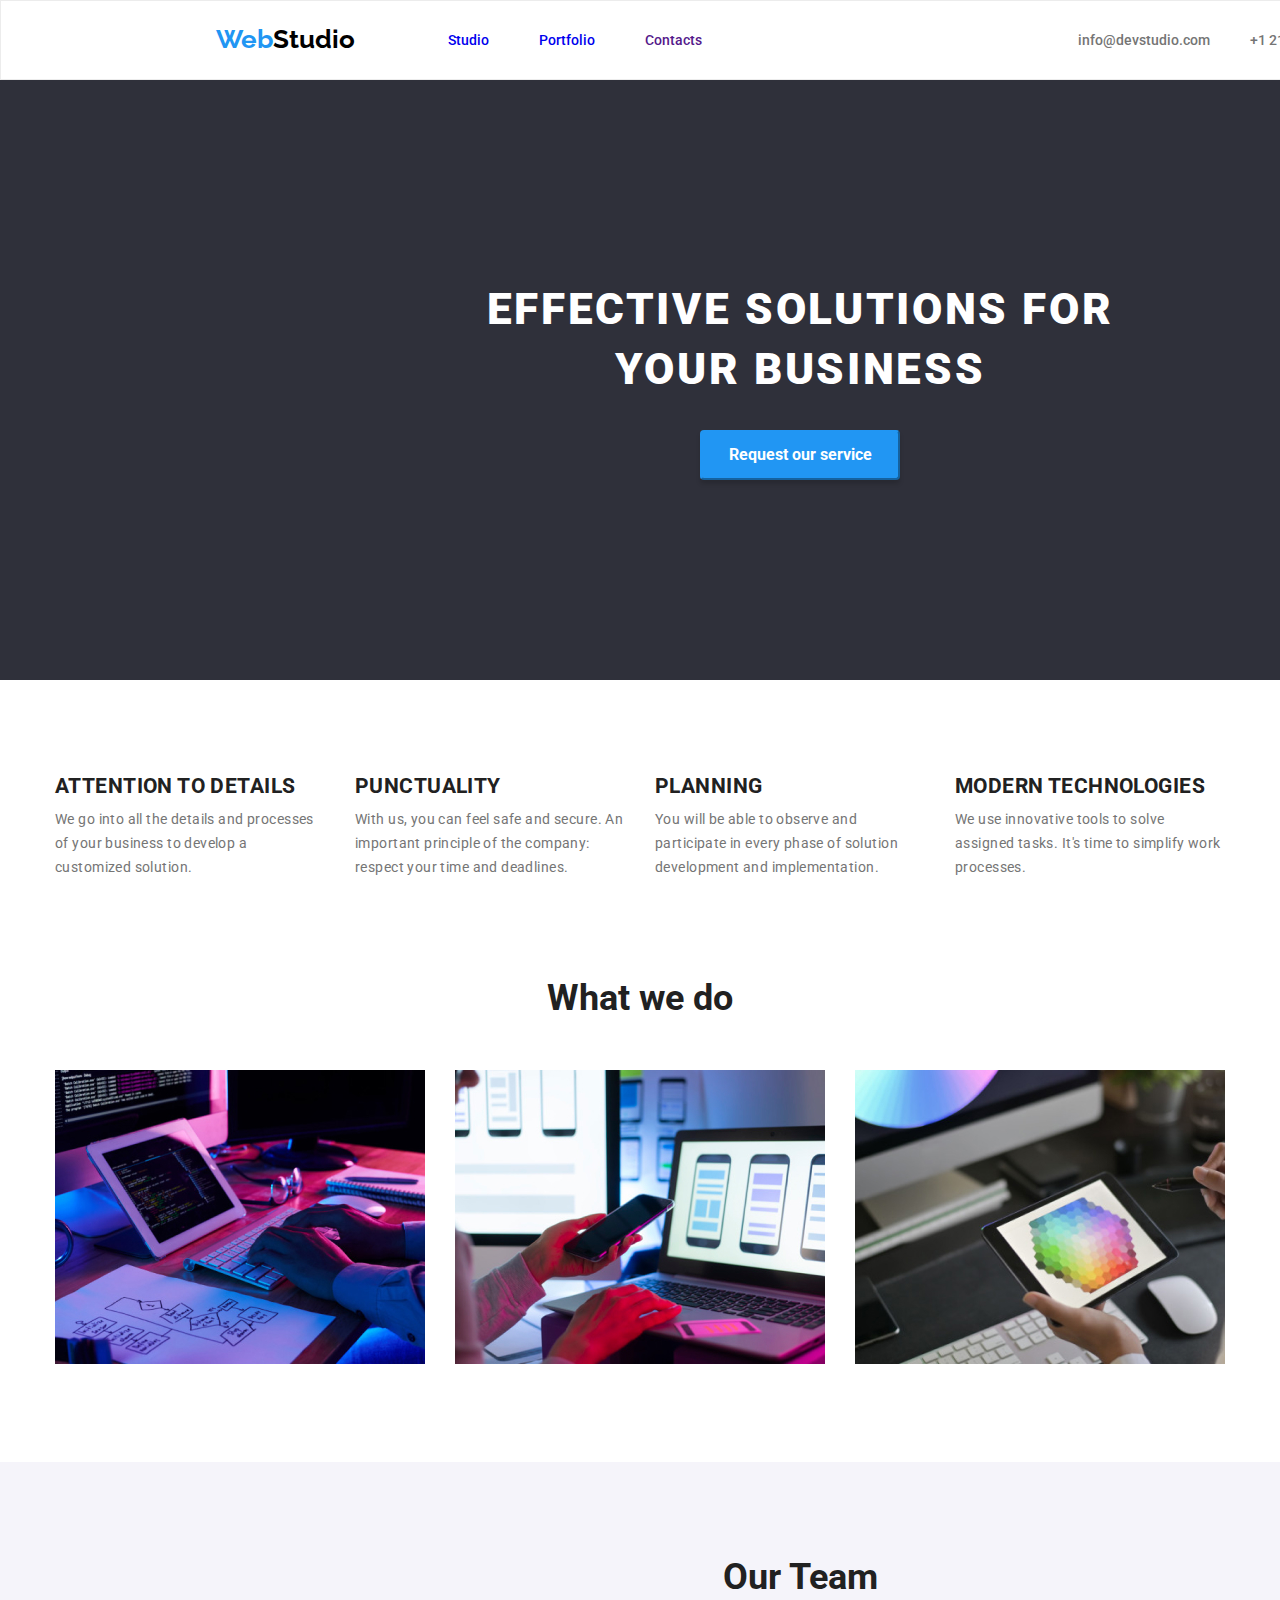
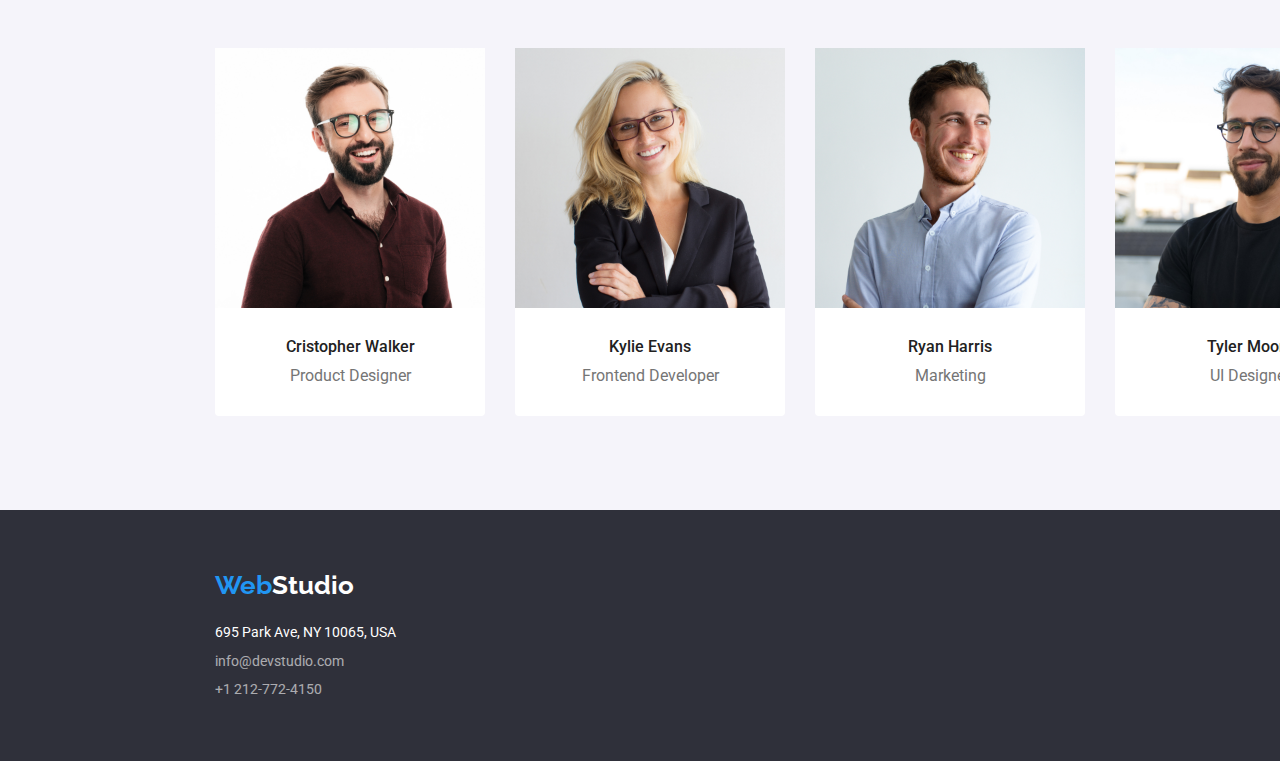
<file: index.html>
<!DOCTYPE html>
<html lang="en">
  <head>
    <meta charset="UTF-8" />
    <meta name="viewport" content="width=device-width, initial-scale=1.0" />
    <title>Homework</title>
    <!--Google fonts-->
    <link rel="preconnect" href="https://fonts.googleapis.com" />
    <link rel="preconnect" href="https://fonts.gstatic.com" crossorigin />
    <link
      href="https://fonts.googleapis.com/css2?family=Raleway:wght@700&family=Roboto:wght@400;500;700;900&display=swap"
      rel="stylesheet"
    />
    <!--Styles-->
    <link
      rel="stylesheet"
      href="https://cdn.jsdelivr.net/npm/modern-normalize@2.0.0/modern-normalize.min.css"
    />
    <link rel="stylesheet" href="./css/styles.css" />
  </head>
  <body>
    <header>
      <div class="header-container">
        <div class="logo-container">
          <a href=""
            ><span class="web-letters">Web</span
            ><span class="studio-letters-header">Studio</span></a
          >
        </div>
        <nav class="main-navigation-container">
          <ul class="main-navigation">
            <li><a href="./index.html">Studio</a></li>
            <li>
              <a href="./portfolio.html">Portfolio</a>
            </li>
            <li><a href="">Contacts</a></li>
          </ul>
        </nav>

        <div class="header-contacts-container">
          <a class="header-contact-list" href="mailto:info@devstudio.com"
            >info@devstudio.com</a
          >
          <a class="header-contact-list" href="tel:+12127724150"
            >+1 212-772-4150</a
          >
        </div>
      </div>
    </header>
    <main>
      <section class="main-page-container">
        <h1 class="main-page-title">EFFECTIVE SOLUTIONS FOR YOUR BUSINESS</h1>
        <button class="main-page-button" type="button">
          Request our service
        </button>
      </section>
      <section>
        <div class="values-name-container">
          <div class="values-name">
            <h2>ATTENTION TO DETAILS</h2>
          </div>
          <div class="values-name">
            <h2>PUNCTUALITY</h2>
          </div>
          <div class="values-name">
            <h2>PLANNING</h2>
          </div>
          <div class="values-name">
            <h2>MODERN TECHNOLOGIES</h2>
          </div>
        </div>

        <div class="values-description-container">
          <div class="values-description">
            <p>
              We go into all the details and processes of your business to
              develop a customized solution.
            </p>
          </div>
          <div class="values-description">
            <p>
              With us, you can feel safe and secure. An important principle of
              the company: respect your time and deadlines.
            </p>
          </div>
          <div class="values-description">
            <p>
              You will be able to observe and participate in every phase of
              solution development and implementation.
            </p>
          </div>
          <div class="values-description">
            <p>
              We use innovative tools to solve assigned tasks. It's time to
              simplify work processes.
            </p>
          </div>
        </div>
      </section>
      <h2 class="section-title">What we do</h2>
      <section class="what-we-do-container">
        <div class="image-what-we-do">
          <img
            src="./images/hands-typing-on-keyboard.jpg"
            alt="Hands typing on a keyboard"
            height="294"
            width="370"
          />
        </div>
        <div class="image-what-we-do">
          <img
            src="./images/hands-holding-a-phone.jpg"
            alt="Hands holding a phone"
            height="294"
            width="370"
          />
        </div>
        <div class="image-what-we-do">
          <img
            src="./images/hexagonal-color-picker.jpg"
            alt="Hexagonal color picker"
            height="294"
            width="370"
          />
        </div>
      </section>
      <section class="our-team">
        <h2 class="section-title">Our Team</h2>
        <div class="team-container">
          <div class="team">
            <img
              src="./images/cristopher-walker.jpg"
              alt="Cristoper Walker Photo"
              height="260"
              width="270"
            />
            <p class="team-name">Cristopher Walker</p>
            <p class="team-function">Product Designer</p>
          </div>

          <div class="team">
            <img
              src="./images/kylie-evans.jpg"
              alt="Kylie Evans Photo"
              height="260"
              width="270"
            />
            <p class="team-name">Kylie Evans</p>
            <p class="team-function">Frontend Developer</p>
          </div>

          <div class="team">
            <img
              src="./images/ryan-harris.jpg"
              alt="Ryan Harris Photo"
              height="260"
              width="270"
            />
            <p class="team-name">Ryan Harris</p>
            <p class="team-function">Marketing</p>
          </div>

          <div class="team">
            <img
              src="./images/tyler-moore.jpg"
              alt="Tyler Moore Photo"
              height="260"
              width="270"
            />
            <p class="team-name">Tyler Moore</p>
            <p class="team-function">UI Designer</p>
          </div>
        </div>
      </section>
    </main>
    <footer>
      <div class="webstudio-container">
        <a href=""
          ><span class="web-letters">Web</span
          ><span class="studio-letters-footer">Studio</span></a
        >
      </div>
      <div class="footer-contacts-container">
        <address>
          <ul>
            <li class="address"><p>695 Park Ave, NY 10065, USA</p></li>
            <li class="footer-contact-list"><p>info@devstudio.com</p></li>
            <li class="footer-contact-list"><p>+1 212-772-4150</p></li>
          </ul>
        </address>
      </div>
    </footer>
  </body>
</html>
</file>
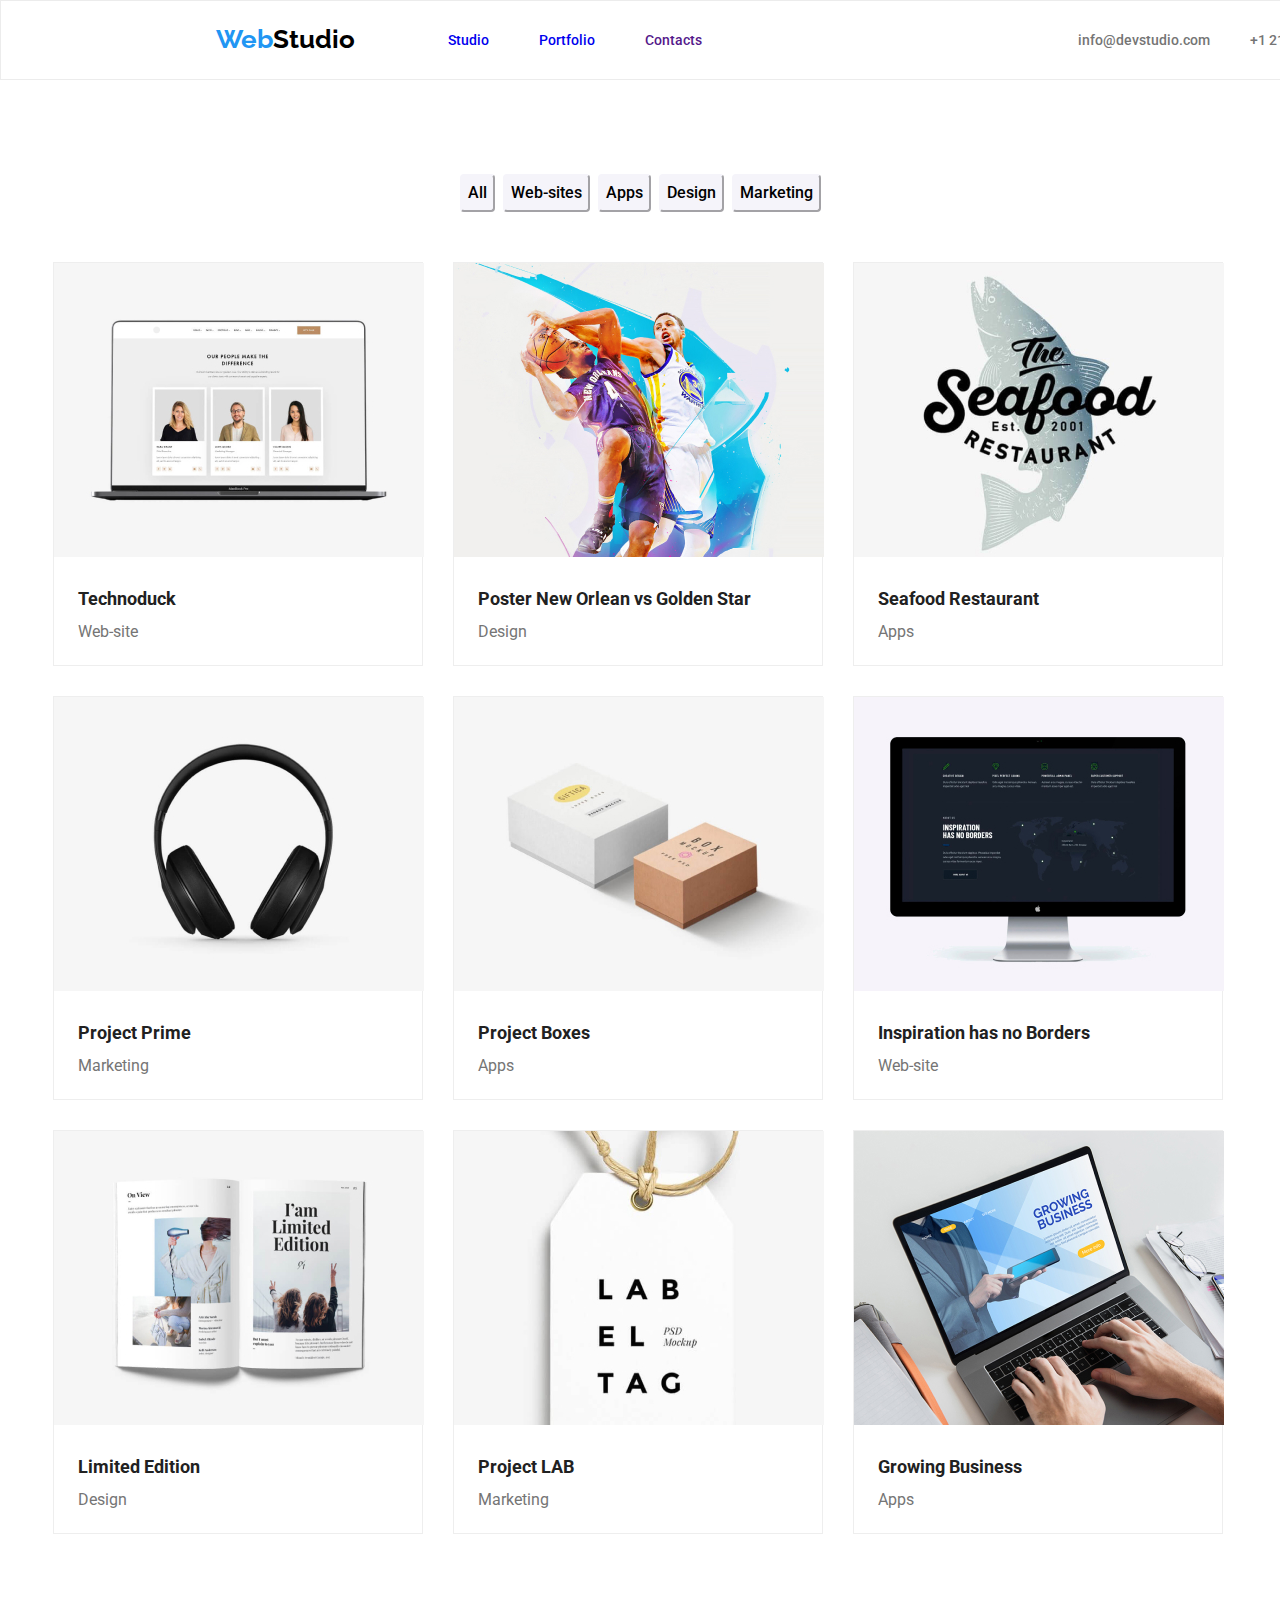
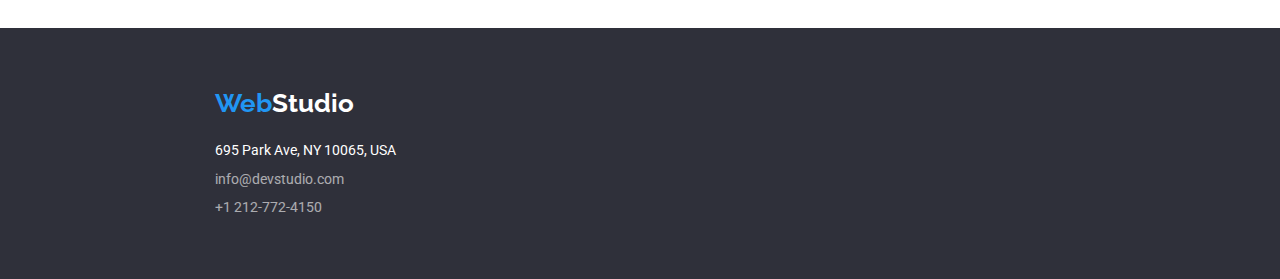
<file: portfolio.html>
<!DOCTYPE html>
<html lang="en">
  <head>
    <meta charset="UTF-8" />
    <meta name="viewport" content="width=device-width, initial-scale=1.0" />
    <title>Homework</title>
    <!--Google fonts-->
    <link rel="preconnect" href="https://fonts.googleapis.com" />
    <link rel="preconnect" href="https://fonts.gstatic.com" crossorigin />
    <link
      href="https://fonts.googleapis.com/css2?family=Raleway:wght@700&family=Roboto:wght@400;500;700;900&display=swap"
      rel="stylesheet"
    />
    <!--Styles-->
    <link
      rel="stylesheet"
      href="https://cdn.jsdelivr.net/npm/modern-normalize@2.0.0/modern-normalize.min.css"
    />
    <link rel="stylesheet" href="./css/styles.css" />
  </head>
  <body>
    <header>
      <div class="header-container">
        <div class="logo-container">
          <a href=""
            ><span class="web-letters">Web</span
            ><span class="studio-letters-header">Studio</span></a
          >
        </div>
        <nav class="main-navigation-container">
          <ul class="main-navigation">
            <li><a href="./index.html">Studio</a></li>
            <li>
              <a href="./portfolio.html">Portfolio</a>
            </li>
            <li><a href="">Contacts</a></li>
          </ul>
        </nav>

        <div class="header-contacts-container">
          <a class="header-contact-list" href="mailto:info@devstudio.com"
            >info@devstudio.com</a
          >
          <a class="header-contact-list" href="tel:+12127724150"
            >+1 212-772-4150</a
          >
        </div>
      </div>
    </header>
    <main>
      <section>
        <ul class="portfolio-buttons-container">
          <li>
            <button class="portfolio-button" type="button">All</button>
          </li>
          <li>
            <button class="portfolio-button" type="button">Web-sites</button>
          </li>
          <li>
            <button class="portfolio-button" type="button">Apps</button>
          </li>
          <li>
            <button class="portfolio-button" type="button">Design</button>
          </li>
          <li>
            <button class="portfolio-button" type="button">Marketing</button>
          </li>
        </ul>
      </section>
      <section class="project-container">
        <ul class="project-cards">
          <li>
            <div>
              <img
                src="./images/technoduck.jpg"
                alt="Opened laptop with 3 images on screen"
                height="294"
                width="370"
              />
              <h4 class="image-title">Technoduck</h4>
              <span class="image-description">Web-site</span>
            </div>
          </li>
          <li>
            <div>
              <img
                src="./images/poster-new-orlean-vs-golden-star.jpg"
                alt="Two men playing basketball"
                height="294"
                width="370"
              />
              <h4 class="image-title">Poster New Orlean vs Golden Star</h4>
              <span class="image-description">Design</span>
            </div>
          </li>
          <li>
            <div>
              <img
                src="./images/seafood-restaurant.jpg"
                alt="Seafood Restaurant Logo"
                height="294"
                width="370"
              />
              <h4 class="image-title">Seafood Restaurant</h4>
              <span class="image-description">Apps</span>
            </div>
          </li>
          <li>
            <div>
              <img
                src="./images/project-prime.jpg"
                alt="Black On-Ear Headphones"
                height="294"
                width="370"
              />
              <h4 class="image-title">Project Prime</h4>
              <span class="image-description">Marketing</span>
            </div>
          </li>
          <li>
            <div>
              <img
                src="./images/project-boxes.jpg"
                alt="Pair of boxes"
                height="294"
                width="370"
              />
              <h4 class="image-title">Project Boxes</h4>
              <span class="image-description">Apps</span>
            </div>
          </li>
          <li>
            <div>
              <img
                src="./images/inspiration-has-no-borders.jpg"
                alt="Computer Monitor"
                height="294"
                width="370"
              />
              <h4 class="image-title">Inspiration has no Borders</h4>
              <span class="image-description">Web-site</span>
            </div>
          </li>
          <li>
            <div>
              <img
                src="./images/limited-edition.jpg"
                alt="Opened Magazine"
                height="294"
                width="370"
              />
              <h4 class="image-title">Limited Edition</h4>
              <span class="image-description">Design</span>
            </div>
          </li>
          <li>
            <div>
              <img
                src="./images/project-lab.jpg"
                alt="White Label"
                height="294"
                width="370"
              />
              <h4 class="image-title">Project LAB</h4>
              <span class="image-description">Marketing</span>
            </div>
          </li>
          <li>
            <div>
              <img
                src="./images/growing-business.jpg"
                alt="Hands typing on a laptop"
                height="294"
                width="370"
              />
              <h4 class="image-title">Growing Business</h4>
              <span class="image-description">Apps</span>
            </div>
          </li>
        </ul>
      </section>
    </main>
    <footer>
      <div class="webstudio-container">
        <a href=""
          ><span class="web-letters">Web</span
          ><span class="studio-letters-footer">Studio</span></a
        >
      </div>
      <div class="footer-contacts-container">
        <address>
          <ul>
            <li class="address"><p>695 Park Ave, NY 10065, USA</p></li>
            <li class="footer-contact-list"><p>info@devstudio.com</p></li>
            <li class="footer-contact-list"><p>+1 212-772-4150</p></li>
          </ul>
        </address>
      </div>
    </footer>
  </body>
</html>
</file>
<file: css/styles.css>
:root {
  --main-color: #212121;
  --active-color: #2196f3;
  --background-color: #ffffff;
}

body {
  font-family: Roboto, sans-serif;
  background-color: var(--background-color);
  color: var(--main-color);
}

ul {
  list-style-type: none;
}

a {
  text-decoration: none;
}

header {
  display: flex;
  align-items: center;
  justify-content: center;
  width: 1600px;
  height: 80px;
  background-color: var(--background-color);
  border: 1px solid #ececec;
}

.header-container {
  display: flex;
  align-items: center;
  width: 1600px;
  height: 80px;
  padding-left: 215px;
  box-sizing: border-box;
}

.logo-container {
  display: flex;
  align-items: center;
  margin-right: 93px;
}

div.logo-container {
  padding-top: 24px;
  padding-bottom: 25px;
}

.main-navigation-container {
  display: flex;
  align-items: center;
  height: 100%;
  gap: 50px;
}

.header-contacts-container {
  display: flex;
  align-items: center;
  gap: 40px;
}

div.header-contacts-container {
  margin-left: 376px;
}

.main-navigation {
  display: flex;
  align-items: center;
  gap: 50px;
  font-size: 14px;
  line-height: 1.17;
  font-weight: 500;
}

.main-navigation li {
  display: flex;
  align-items: center;
}

ul.main-navigation {
  padding-left: 0px;
}

.web-letters {
  color: var(--active-color);
  font-family: Raleway, sans-serif;
  font-size: 26px;
  line-height: 1.17;
  font-weight: 700;
}

.studio-letters-footer {
  color: var(--background-color);
  font-family: Raleway, sans-serif;
  font-size: 26px;
  line-height: 1.17;
  font-weight: 700;
}

.studio-letters-header {
  color: #000000;
  font-family: Raleway, sans-serif;
  font-size: 26px;
  line-height: 1.17;
  font-weight: 700;
}

.main-navigation:active {
  color: var(--active-color);
}

.header-contact-list {
  color: #757575;
  font-size: 14px;
  line-height: 1.17;
  font-weight: 500;
}

.main-page-container {
  width: 1600px;
  height: 600px;
  background-color: #2f303a;
  display: flex;
  flex-direction: column;
  justify-content: center;
  align-items: center;
  gap: 30px;
}

.main-page-title {
  color: var(--background-color);
  text-transform: uppercase;
  text-align: center;
  font-size: 44px;
  line-height: 1.36;
  font-weight: 900;
  letter-spacing: 2.64px;
  width: 696px;
  height: 120px;
  margin: 0;
}

.main-page-head:hover {
  text-decoration: underline;
  text-decoration-color: var(--active-color);
}

.portfolio-buttons-container {
  display: flex;
  justify-content: center;
  gap: 8px;
  padding-top: 94px;
  padding-bottom: 50px;
  padding-left: 0px;
  margin: 0;
  max-width: 1600px;
}

.portfolio-button {
  background-color: #f5f4fa;
  border-color: #f5f4fa;
  font-size: 16px;
  line-height: 1.625;
  font-weight: 500;
  border-radius: 4px;
  cursor: pointer;
  height: 38px;
}

.main-page-button {
  width: 200px;
  height: 50px;
  color: var(--background-color);
  background-color: var(--active-color);
  border-color: var(--active-color);
  font-size: 16px;
  line-height: 1.875;
  font-weight: 700;
  border-radius: 4px;
  cursor: pointer;
  box-shadow: 0px 4px 4px 0px rgba(0, 0, 0, 0.15);
}

.portfolio-button:hover {
  background-color: var(--active-color);
  color: var(--background-color);
  border-color: var(--active-color);
}

.image-title {
  font-size: 18px;
  line-height: 2;
  font-weight: 700;
  margin: 0;
  padding-left: 24px;
  padding-top: 20px;
}

.image-description {
  color: #757575;
  font-size: 16px;
  line-height: 1.875;
  padding-left: 24px;
  margin: 0;
}

footer {
  width: 1600px;
  height: 251px;
  background-color: #2f303a;
}

.footer-contact-list {
  color: var(--background-color);
  font-style: normal;
  font-size: 14px;
  line-height: 1.17;
  opacity: 0.6;
}

.webstudio-container {
  padding-top: 60px;
  padding-left: 215px;
  margin-bottom: 24px;
}

.footer-contacts-container {
  padding-left: 215px;
}

.address {
  color: var(--background-color);
  font-style: normal;
  font-size: 14px;
  line-height: 1.17;
}

address ul {
  display: flex;
  flex-direction: column;
  gap: 12px;
}

address ul,
address p {
  margin: 0;
  padding: 0;
}

.header-contact-list:hover,
.header-contact-list:focus,
.footer-contact-list:hover,
.footer-contact-list:focus {
  color: var(--active-color);
  text-decoration: underline;
  text-decoration-color: var(--active-color);
}

.team {
  background-size: 1600px 648px;
  background-color: #f5f4fa;
}

.section-title {
  font-size: 36px;
  line-height: 1.18;
  font-weight: 700;
  text-align: center;
  margin: 0;
  max-width: 1600px;
}

.team-name {
  font-size: 16px;
  line-height: 1.17;
  font-weight: 500;
  text-align: center;
}

.team-function {
  color: #757575;
  font-size: 16px;
  line-height: 1.17;
  text-align: center;
}

.our-team {
  background-color: #f5f4fa;
  width: 1600px;
  height: 648px;
}

.values-name {
  color: var(--main-color);
  font-size: 14px;
  font-weight: 700;
  letter-spacing: 0.42px;
  text-transform: uppercase;
  width: 270px;
}

.values-name h2 {
  margin: 0;
}

.values-name-container {
  display: flex;
  justify-content: center;
  max-width: 1600px;
  gap: 30px;
  padding-top: 94px;
}

.values-description-container {
  display: flex;
  justify-content: center;
  max-width: 1600px;
  gap: 30px;
  padding-top: 10px;
  padding-bottom: 94px;
}

.values-description {
  color: #757575;
  font-size: 14px;
  line-height: 1.71;
  letter-spacing: 0.42px;
  width: 275px;
  height: 75px;
  width: 270px;
  margin: 0;
}

.values-description p {
  margin: 0;
}

.project-container {
  display: flex;
  justify-content: center;
  align-items: center;
  margin: 0;
  padding-bottom: 94px;
  max-width: 1600px;
}

.project-cards {
  display: flex;
  flex-wrap: wrap;
  gap: 30px;
  padding: 0;
  margin: 0;
  width: 1175px;
}

.project-cards li {
  flex-basis: calc((100% - 90px) / 3);
  width: 370px;
  height: 404px;
  border: 1px solid #eee;
}

.project-cards div {
  width: 370px;
  height: 404px;
}

.team-container {
  max-width: 1600px;
  display: flex;
  justify-content: center;
  gap: 30px;
}

.team {
  width: 270px;
  height: 368px;
  background-color: var(--background-color);
  border-radius: 0px 0px 4px 4px;
  display: flex;
  flex-direction: column;
  align-items: center;
}

.team-name {
  padding-top: 30px;
  margin: 0;
}

.team-function {
  padding-bottom: 30px;
  padding-top: 10px;
  margin: 0;
}

.what-we-do-container {
  display: flex;
  justify-content: center;
  max-width: 1600px;
  gap: 30px;
  padding-top: 50px;
  padding-bottom: 94px;
}

.our-team .section-title {
  padding-top: 94px;
  padding-bottom: 50px;
}
</file>
